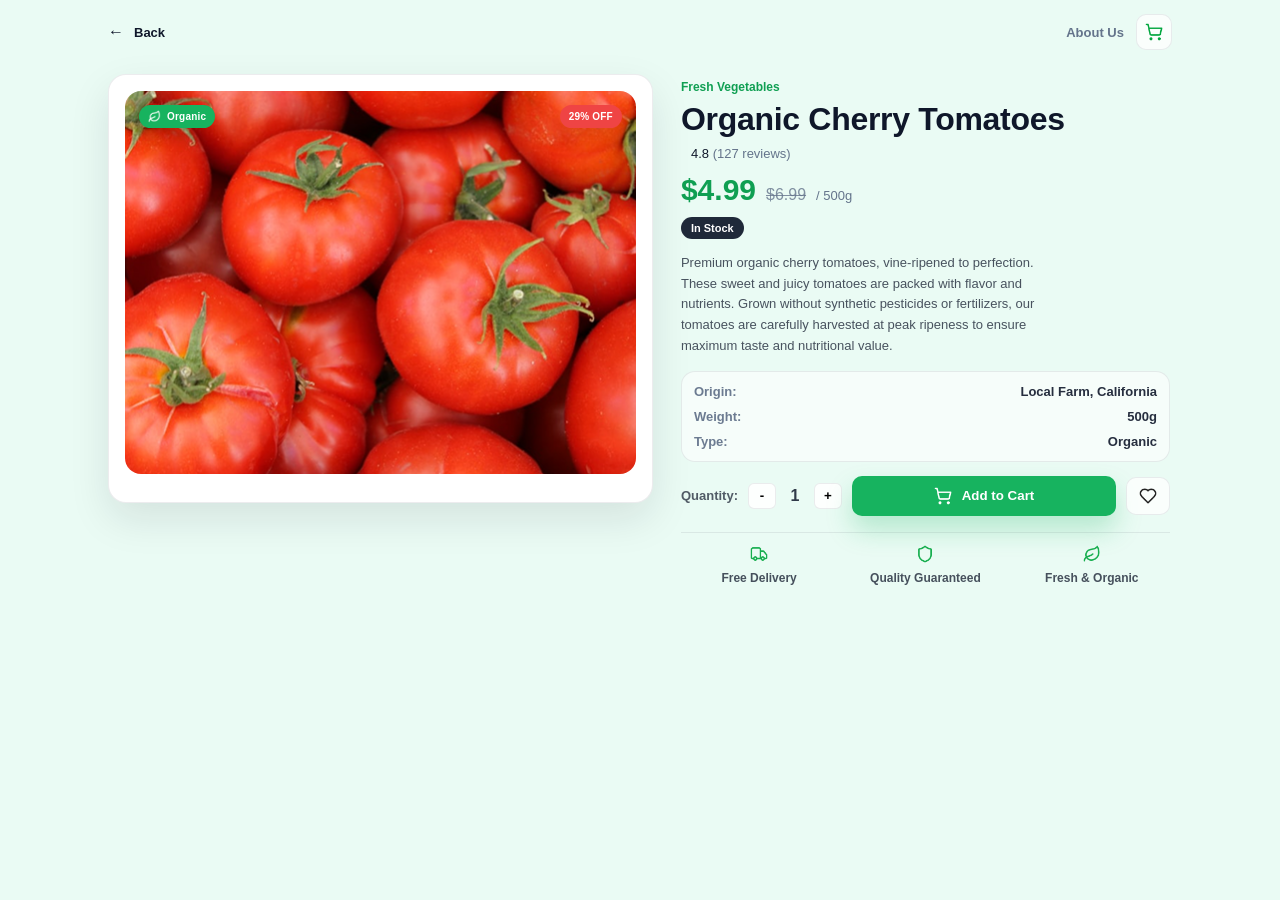
<file: src/main/webapp/product.html>
<!doctype html>
<html lang="en">
<head>
  <meta charset="UTF-8" />
  <meta name="viewport" content="width=device-width, initial-scale=1.0" />
  <title>Product Details</title>
  <link rel="stylesheet" href="product.css" />
</head>
<body>
  <header class="topbar">
    <div class="topbar-inner">
      <a class="back" href="shop.html" aria-label="Back to shop">
        <span aria-hidden="true">←</span>
        <span class="back-text">Back</span>
      </a>

      <div class="top-actions">
        <a class="top-text-link" href="index.html#about">About Us</a>
        <a class="icon-btn" href="cart.html" aria-label="Open cart">
          <img src="image/cart.png" alt="" aria-hidden="true" />
        </a>
      </div>
    </div>
  </header>

  <main class="page">
    <div class="wrap">
      <section class="card media" aria-label="Product images">
        <div class="hero">
          <img id="hero-img" class="hero-main-img" src="image/organic_cherry_tomatoes.png" alt="" />
          <div class="badges" aria-hidden="true">
            <span class="badge badge-green">
              <img class="badge-icon" src="image/white_leaf.png" alt="" aria-hidden="true" />
              Organic
            </span>
            <span id="discount-badge" class="badge badge-red">29% OFF</span>
          </div>
        </div>

        <div id="thumbs" class="thumbs" aria-label="Image thumbnails"></div>
      </section>

      <section class="details" aria-label="Product details">
        <p id="category" class="category">Fresh Vegetables</p>
        <h1 id="title" class="title">Organic Cherry Tomatoes</h1>

        <div class="rating-row">
          <div class="stars" aria-label="Rating"></div>
          <p class="rating-text">
            <span id="rating-value">4.8</span>
            <span class="muted">(<span id="review-count">127</span> reviews)</span>
          </p>
        </div>

        <div class="price-row">
          <span id="price" class="price">$4.99</span>
          <span id="old-price" class="old-price">$6.99</span>
          <span id="unit" class="unit muted">/ 500g</span>
        </div>

        <div class="stock-row">
          <span id="stock-pill" class="pill">In Stock</span>
        </div>

        <p id="desc" class="desc">
          Premium organic cherry tomatoes, vine-ripened to perfection. These sweet and juicy tomatoes are packed with flavor and nutrients.
          Grown without synthetic pesticides or fertilizers, our tomatoes are carefully harvested at peak ripeness to ensure maximum taste and nutritional value.
        </p>

        <div class="specs">
          <div class="specs-grid">
            <div class="spec">
              <span class="spec-k">Origin:</span>
              <span id="origin" class="spec-v">Local Farm, California</span>
            </div>
            <div class="spec">
              <span class="spec-k">Weight:</span>
              <span id="weight" class="spec-v">500g</span>
            </div>
            <div class="spec">
              <span class="spec-k">Type:</span>
              <span id="type" class="spec-v">Organic</span>
            </div>
          </div>
        </div>

        <div class="buy-row">
          <div class="qty-wrap">
            <span class="qty-label">Quantity:</span>
            <div class="qty" role="group" aria-label="Quantity">
              <button id="qty-dec" type="button" aria-label="Decrease quantity">-</button>
              <span id="qty-value" aria-live="polite">1</span>
              <button id="qty-inc" type="button" aria-label="Increase quantity">+</button>
            </div>
          </div>

          <button id="add-btn" class="add-btn" type="button">
            <img src="image/white_cart.png" alt="" aria-hidden="true" />
            Add to Cart
          </button>

          <button id="wish-btn" class="wish-btn" type="button" aria-label="Add to wishlist">
            <img src="image/heart.png" alt="" aria-hidden="true" />
          </button>
        </div>

        <div class="features" aria-label="Benefits">
          <div class="feature">
            <img src="image/truck.png" alt="" aria-hidden="true" />
            <span>Free Delivery</span>
          </div>
          <div class="feature">
            <img src="image/shield.png" alt="" aria-hidden="true" />
            <span>Quality Guaranteed</span>
          </div>
          <div class="feature">
            <img src="image/leaf.png" alt="" aria-hidden="true" />
            <span>Fresh &amp; Organic</span>
          </div>
        </div>

        <p id="toast" class="toast" role="status" aria-live="polite"></p>
      </section>
    </div>
  </main>

  <script src="product.js"></script>
</body>
</html>
</file>
<file: src/main/webapp/product.css>
:root {
  --page: #eafbf4;
  --card: #ffffff;
  --text: #0f172a;
  --muted: #64748b;
  --border: rgba(15, 23, 42, 0.08);
  --shadow: 0 16px 40px rgba(15, 23, 42, 0.10);
  --green: #17b35f;
  --green-dark: #0f9f52;
  --red: #ef4444;
}

* { box-sizing: border-box; }

body {
  margin: 0;
  font-family: Arial, Helvetica, sans-serif;
  background: var(--page);
  color: var(--text);
}

.topbar {
  background: transparent;
}

.topbar-inner {
  max-width: 1100px;
  margin: 0 auto;
  padding: 14px 18px;
  display: flex;
  align-items: center;
  justify-content: space-between;
}

.back {
  display: inline-flex;
  gap: 10px;
  align-items: center;
  color: #0f172a;
  text-decoration: none;
  font-weight: 800;
}

.back-text {
  font-size: 13px;
}

.top-actions {
  display: flex;
  align-items: center;
  gap: 12px;
}

.top-text-link {
  font-size: 13px;
  font-weight: 700;
  color: var(--muted);
  text-decoration: none;
}

.top-text-link:hover {
  color: var(--green-dark);
}

.icon-btn {
  width: 36px;
  height: 36px;
  border-radius: 10px;
  border: 1px solid var(--border);
  background: rgba(255, 255, 255, 0.75);
  display: inline-flex;
  align-items: center;
  justify-content: center;
  text-decoration: none;
  cursor: pointer;
}

.icon-btn img {
  width: 18px;
  height: 18px;
  display: block;
}

.page {
  padding: 10px 0 38px;
}

.wrap {
  max-width: 1100px;
  margin: 0 auto;
  padding: 0 18px;
}

.wrap > .card,
.wrap > .details {
  min-width: 0;
}

.wrap {
  display: grid;
  grid-template-columns: 1.05fr 0.95fr;
  gap: 26px;
  align-items: start;
}

.card {
  background: var(--card);
  border: 1px solid var(--border);
  border-radius: 18px;
  box-shadow: var(--shadow);
}

.media {
  padding: 16px;
}

.hero {
  position: relative;
  border-radius: 16px;
  overflow: hidden;
  background: #f3f6f8;
  aspect-ratio: 4 / 3;
  display: flex;
  align-items: center;
  justify-content: center;
}

.hero-main-img {
  width: 100%;
  height: 100%;
  object-fit: cover;
  display: block;
}

.badges {
  position: absolute;
  top: 14px;
  left: 14px;
  right: 14px;
  display: flex;
  justify-content: space-between;
  pointer-events: none;
}

.badge {
  font-size: 10px;
  font-weight: 900;
  padding: 5px 9px;
  border-radius: 999px;
  color: #fff;
  letter-spacing: 0.2px;
  box-shadow: 0 10px 16px rgba(0,0,0,0.10);
  display: inline-flex;
  align-items: center;
}

.badge-green { background: var(--green); }
.badge-red { background: var(--red); }

.badge-icon {
  width: 13px;
  height: 13px;
  display: block;
  margin-right: 6px;
}

.thumbs {
  display: grid;
  grid-template-columns: repeat(4, 1fr);
  gap: 10px;
  margin-top: 12px;
}

.thumb {
  border-radius: 12px;
  overflow: hidden;
  border: 2px solid rgba(15, 23, 42, 0.08);
  background: #f3f6f8;
  cursor: pointer;
  padding: 0;
}

.thumb[aria-current="true"] {
  border-color: rgba(23, 179, 95, 0.9);
}

.thumb img {
  width: 100%;
  height: 74px;
  object-fit: cover;
  display: block;
}

.details {
  padding: 6px 2px;
}

.category {
  margin: 0;
  font-size: 12px;
  font-weight: 800;
  color: var(--green-dark);
}

.title {
  margin: 8px 0 8px;
  font-size: 32px;
  line-height: 1.12;
  letter-spacing: -0.3px;
}

.muted { color: var(--muted); }

.rating-row {
  display: flex;
  align-items: center;
  gap: 10px;
  margin-top: 8px;
}

.stars {
  display: inline-flex;
  gap: 4px;
  align-items: center;
  line-height: 1;
}

.star-img {
  width: 14px;
  height: 14px;
  display: block;
}

.rating-text {
  margin: 0;
  font-size: 13px;
}

.price-row {
  margin-top: 12px;
  display: flex;
  align-items: baseline;
  gap: 10px;
}

.price {
  font-size: 30px;
  font-weight: 900;
  color: var(--green-dark);
}

.old-price {
  font-size: 16px;
  color: rgba(100, 116, 139, 0.8);
  text-decoration: line-through;
}

.unit {
  font-size: 13px;
}

.stock-row { margin-top: 10px; }

.pill {
  display: inline-flex;
  align-items: center;
  padding: 5px 10px;
  border-radius: 999px;
  font-size: 11px;
  font-weight: 900;
  color: #fff;
  background: rgba(15, 23, 42, 0.92);
}

.pill.out { background: rgba(239, 68, 68, 0.95); }

.desc {
  margin: 14px 0 14px;
  font-size: 13px;
  line-height: 1.6;
  color: rgba(15, 23, 42, 0.74);
  max-width: 52ch;
}

.specs {
  background: rgba(255, 255, 255, 0.55);
  border: 1px solid var(--border);
  border-radius: 14px;
  padding: 12px 12px;
}

.specs-grid {
  display: grid;
  grid-template-columns: 1fr;
  gap: 10px;
}

.spec {
  display: flex;
  justify-content: space-between;
  gap: 16px;
  font-size: 13px;
}

.spec-k {
  color: rgba(100, 116, 139, 0.95);
  font-weight: 800;
}

.spec-v {
  font-weight: 800;
  color: rgba(15, 23, 42, 0.9);
}

.buy-row {
  margin-top: 14px;
  display: grid;
  grid-template-columns: auto 1fr auto;
  gap: 10px;
  align-items: center;
}

.qty-wrap {
  display: inline-flex;
  align-items: center;
  gap: 10px;
}

.qty-label {
  font-size: 13px;
  font-weight: 800;
  color: rgba(15, 23, 42, 0.70);
}

.qty {
  display: inline-flex;
  align-items: center;
  gap: 10px;
  color: rgba(15, 23, 42, 0.85);
}

.qty button {
  width: 28px;
  height: 26px;
  border-radius: 6px;
  border: 1px solid var(--border);
  background: rgba(255, 255, 255, 0.90);
  cursor: pointer;
  font-weight: 900;
}

.qty span {
  min-width: 18px;
  text-align: center;
  font-weight: 900;
}

.add-btn {
  height: 40px;
  border-radius: 10px;
  border: 0;
  cursor: pointer;
  background: var(--green);
  color: #fff;
  font-weight: 900;
  display: inline-flex;
  align-items: center;
  justify-content: center;
  gap: 10px;
  box-shadow: 0 14px 26px rgba(23, 179, 95, 0.25);
}

.add-btn:hover { background: var(--green-dark); }

.add-btn img {
  width: 18px;
  height: 18px;
  display: block;
}

.wish-btn {
  width: 44px;
  height: 38px;
  border-radius: 10px;
  border: 1px solid var(--border);
  background: rgba(255, 255, 255, 0.75);
  cursor: pointer;
}

.wish-btn img {
  width: 18px;
  height: 18px;
  display: block;
  margin: 0 auto;
  opacity: 0.9;
}

.features {
  margin-top: 16px;
  border-top: 1px solid rgba(15, 23, 42, 0.08);
  padding-top: 12px;
  display: grid;
  grid-template-columns: repeat(3, 1fr);
  gap: 10px;
}

.feature {
  display: flex;
  flex-direction: column;
  align-items: center;
  gap: 8px;
  color: rgba(15, 23, 42, 0.75);
  font-size: 12px;
  font-weight: 800;
  text-align: center;
}

.feature img {
  width: 18px;
  height: 18px;
  display: block;
  opacity: 0.9;
}

.toast {
  margin: 10px 0 0;
  min-height: 16px;
  font-size: 12px;
  font-weight: 800;
  color: rgba(15, 23, 42, 0.75);
}

@media (max-width: 980px) {
  .wrap {
    grid-template-columns: 1fr;
  }

  .title {
    font-size: 28px;
  }
}
</file>
